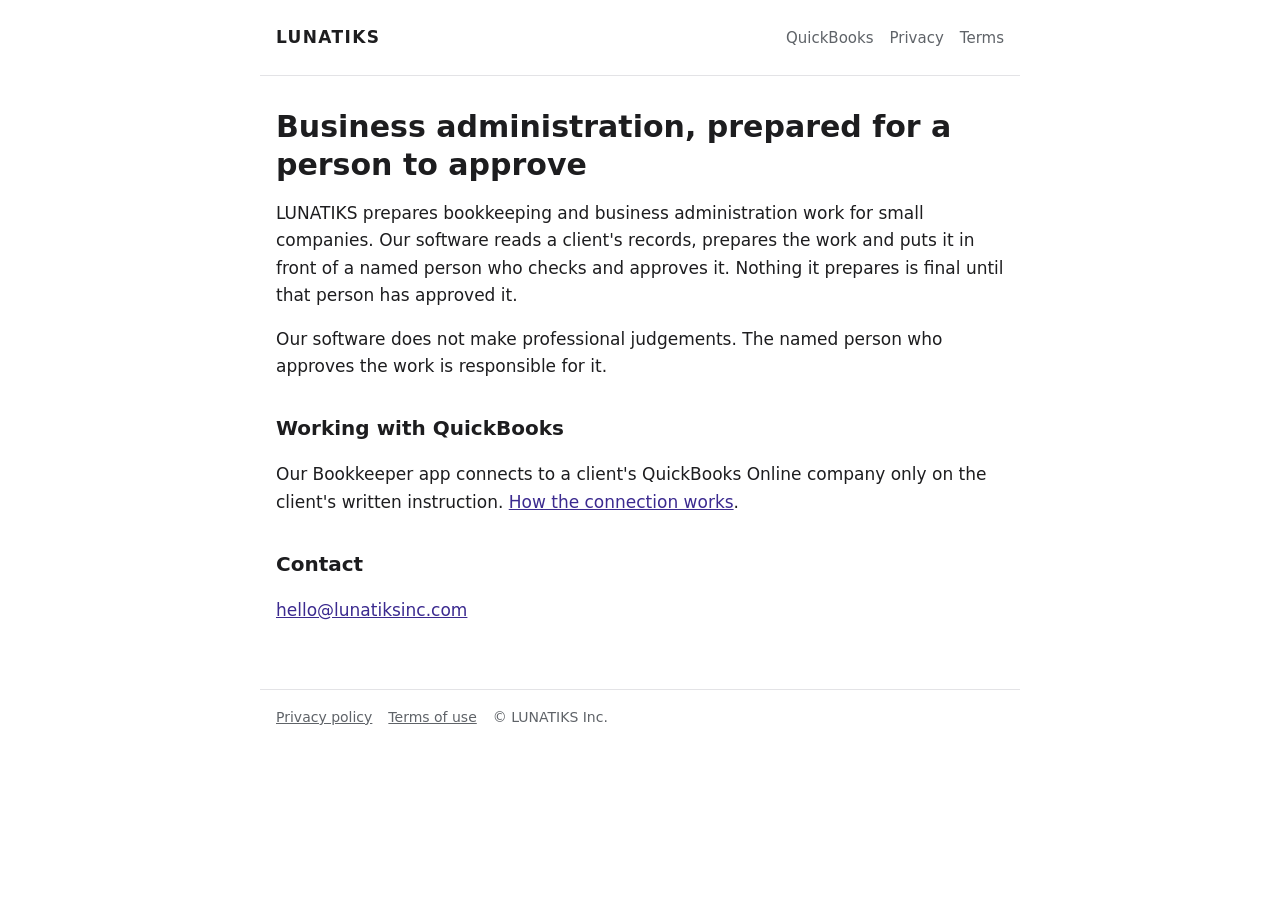
<file: index.html>
<!doctype html>
<html lang="en">
<head>
<meta charset="utf-8">
<meta name="viewport" content="width=device-width, initial-scale=1">
<title>LUNATIKS</title>
<meta name="description" content="LUNATIKS prepares bookkeeping and business administration work for a named person to approve.">
<link rel="stylesheet" href="/style.css">
</head>
<body>
<header><a class="brand" href="/">LUNATIKS</a><nav><a href="/quickbooks/">QuickBooks</a><a href="/privacy.html">Privacy</a><a href="/terms.html">Terms</a></nav></header>
<main>
<h1>Business administration, prepared for a person to approve</h1>
<p>LUNATIKS prepares bookkeeping and business administration work for small companies. Our software reads a client's records, prepares the work and puts it in front of a named person who checks and approves it. Nothing it prepares is final until that person has approved it.</p>
<p>Our software does not make professional judgements. The named person who approves the work is responsible for it.</p>
<h2>Working with QuickBooks</h2>
<p>Our Bookkeeper app connects to a client's QuickBooks Online company only on the client's written instruction. <a href="/quickbooks/">How the connection works</a>.</p>
<h2>Contact</h2>
<p><a href="mailto:hello@lunatiksinc.com">hello@lunatiksinc.com</a></p>
</main>
<footer><a href="/privacy.html">Privacy policy</a><a href="/terms.html">Terms of use</a><span>&copy; LUNATIKS Inc.</span></footer>
</body>
</html>
</file>
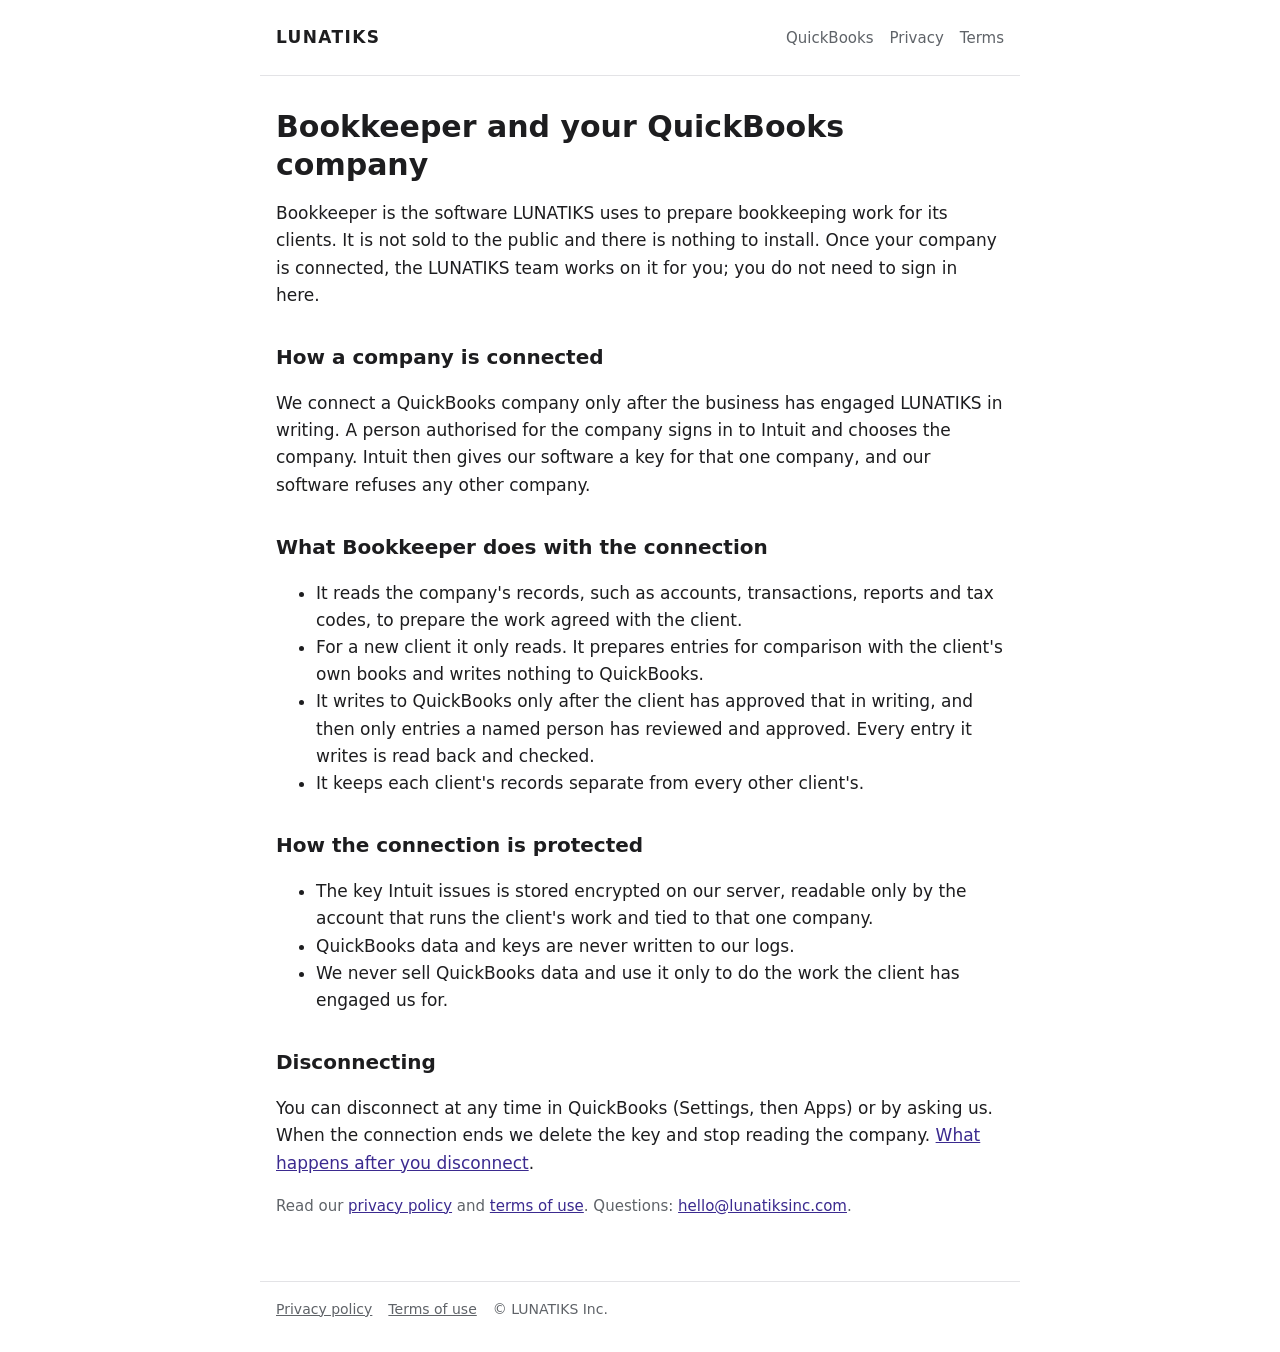
<file: quickbooks/index.html>
<!doctype html>
<html lang="en">
<head>
<meta charset="utf-8">
<meta name="viewport" content="width=device-width, initial-scale=1">
<title>Bookkeeper and QuickBooks</title>
<link rel="stylesheet" href="/style.css">
</head>
<body>
<header><a class="brand" href="/">LUNATIKS</a><nav><a href="/quickbooks/">QuickBooks</a><a href="/privacy.html">Privacy</a><a href="/terms.html">Terms</a></nav></header>
<main>
<h1>Bookkeeper and your QuickBooks company</h1>
<p>Bookkeeper is the software LUNATIKS uses to prepare bookkeeping work for its clients. It is not sold to the public and there is nothing to install. Once your company is connected, the LUNATIKS team works on it for you; you do not need to sign in here.</p>
<h2>How a company is connected</h2>
<p>We connect a QuickBooks company only after the business has engaged LUNATIKS in writing. A person authorised for the company signs in to Intuit and chooses the company. Intuit then gives our software a key for that one company, and our software refuses any other company.</p>
<h2>What Bookkeeper does with the connection</h2>
<ul>
<li>It reads the company's records, such as accounts, transactions, reports and tax codes, to prepare the work agreed with the client.</li>
<li>For a new client it only reads. It prepares entries for comparison with the client's own books and writes nothing to QuickBooks.</li>
<li>It writes to QuickBooks only after the client has approved that in writing, and then only entries a named person has reviewed and approved. Every entry it writes is read back and checked.</li>
<li>It keeps each client's records separate from every other client's.</li>
</ul>
<h2>How the connection is protected</h2>
<ul>
<li>The key Intuit issues is stored encrypted on our server, readable only by the account that runs the client's work and tied to that one company.</li>
<li>QuickBooks data and keys are never written to our logs.</li>
<li>We never sell QuickBooks data and use it only to do the work the client has engaged us for.</li>
</ul>
<h2>Disconnecting</h2>
<p>You can disconnect at any time in QuickBooks (Settings, then Apps) or by asking us. When the connection ends we delete the key and stop reading the company. <a href="/quickbooks/disconnected.html">What happens after you disconnect</a>.</p>
<p class="muted">Read our <a href="/privacy.html">privacy policy</a> and <a href="/terms.html">terms of use</a>. Questions: <a href="mailto:hello@lunatiksinc.com">hello@lunatiksinc.com</a>.</p>
</main>
<footer><a href="/privacy.html">Privacy policy</a><a href="/terms.html">Terms of use</a><span>&copy; LUNATIKS Inc.</span></footer>
</body>
</html>
</file>
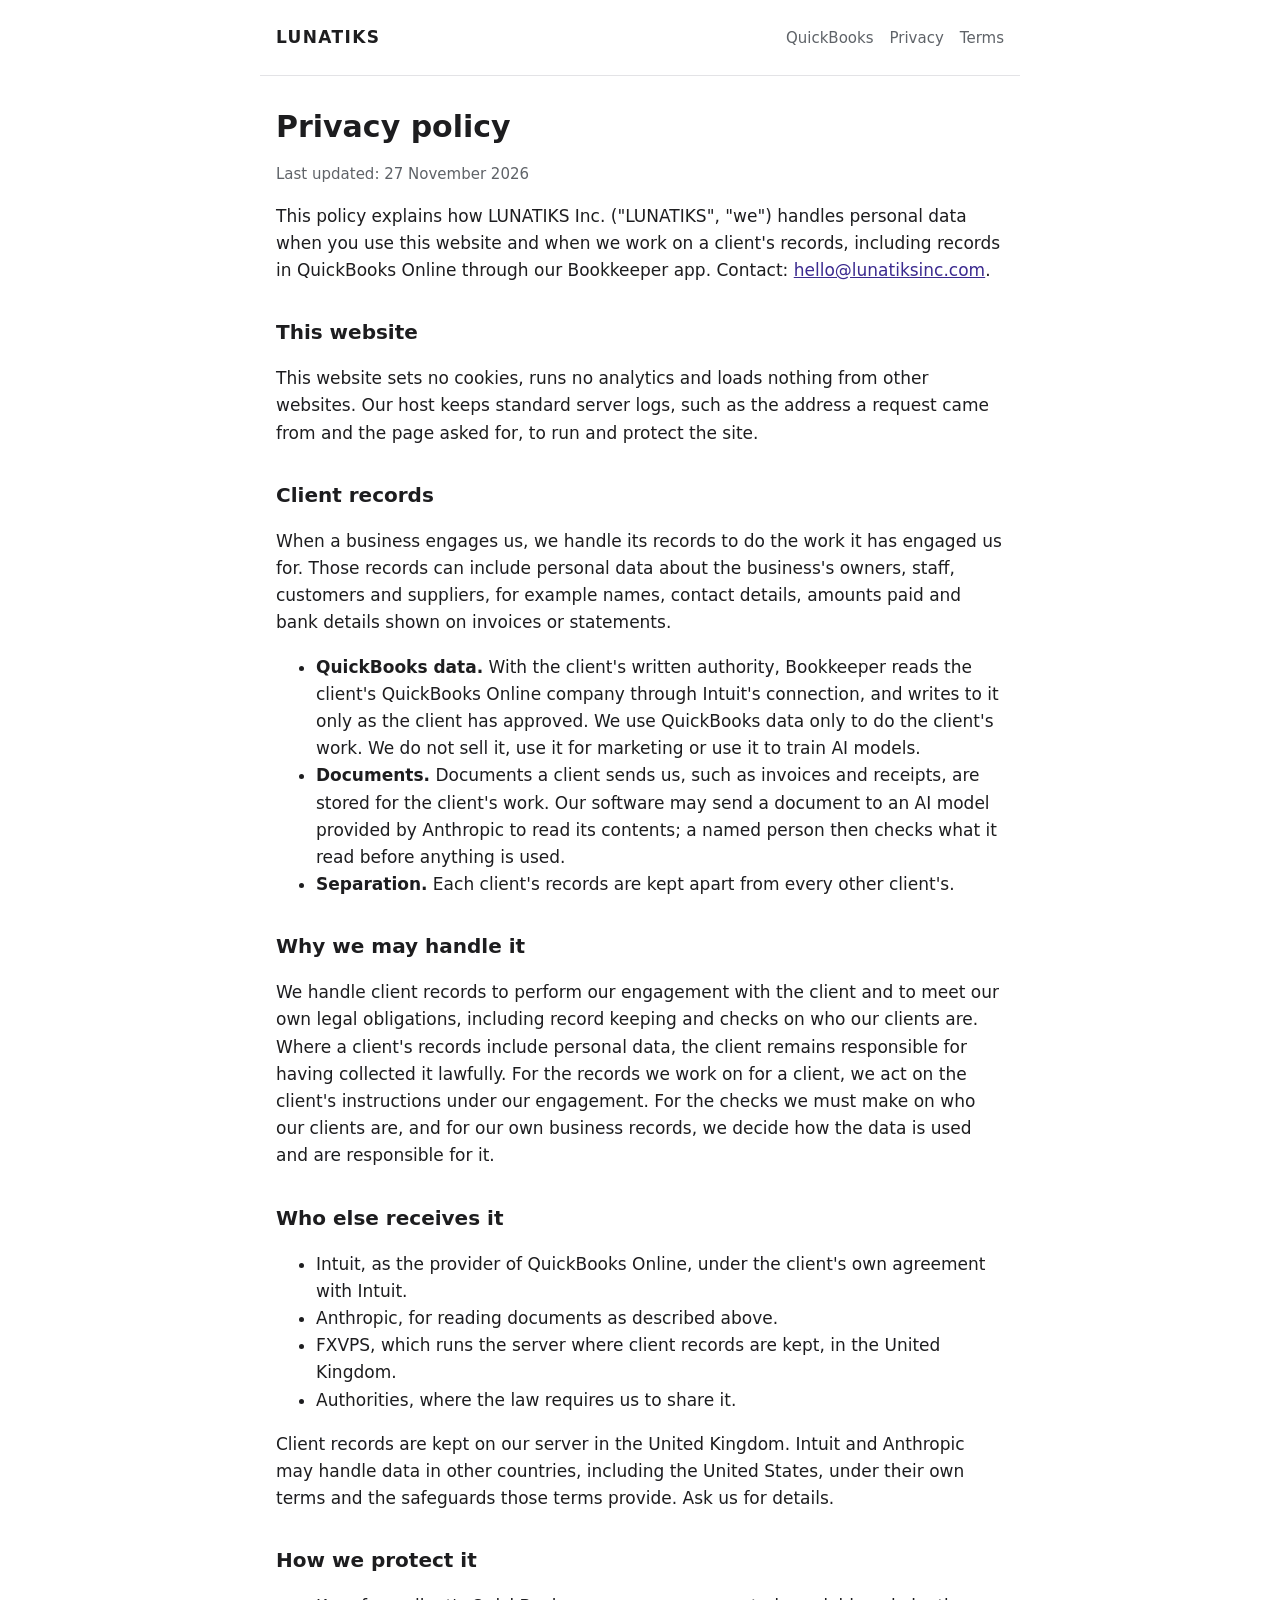
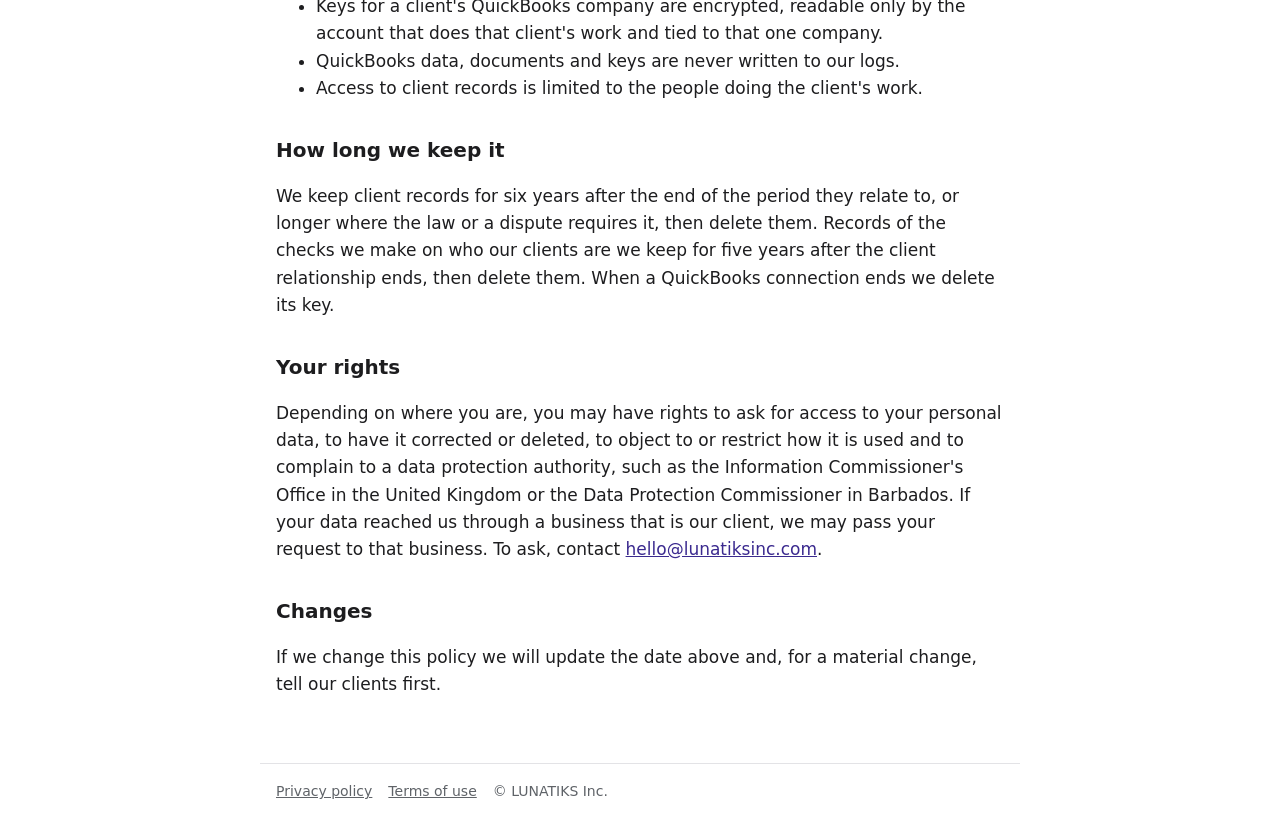
<file: privacy.html>
<!doctype html>
<html lang="en">
<head>
<meta charset="utf-8">
<meta name="viewport" content="width=device-width, initial-scale=1">
<title>Privacy policy</title>
<link rel="stylesheet" href="/style.css">
</head>
<body>
<header><a class="brand" href="/">LUNATIKS</a><nav><a href="/quickbooks/">QuickBooks</a><a href="/privacy.html">Privacy</a><a href="/terms.html">Terms</a></nav></header>
<main>
<h1>Privacy policy</h1>
<p class="muted">Last updated: 27 November 2026</p>
<p>This policy explains how LUNATIKS Inc. ("LUNATIKS", "we") handles personal data when you use this website and when we work on a client's records, including records in QuickBooks Online through our Bookkeeper app. Contact: <a href="mailto:hello@lunatiksinc.com">hello@lunatiksinc.com</a>.</p>

<h2>This website</h2>
<p>This website sets no cookies, runs no analytics and loads nothing from other websites. Our host keeps standard server logs, such as the address a request came from and the page asked for, to run and protect the site.</p>

<h2>Client records</h2>
<p>When a business engages us, we handle its records to do the work it has engaged us for. Those records can include personal data about the business's owners, staff, customers and suppliers, for example names, contact details, amounts paid and bank details shown on invoices or statements.</p>
<ul>
<li><strong>QuickBooks data.</strong> With the client's written authority, Bookkeeper reads the client's QuickBooks Online company through Intuit's connection, and writes to it only as the client has approved. We use QuickBooks data only to do the client's work. We do not sell it, use it for marketing or use it to train AI models.</li>
<li><strong>Documents.</strong> Documents a client sends us, such as invoices and receipts, are stored for the client's work. Our software may send a document to an AI model provided by Anthropic to read its contents; a named person then checks what it read before anything is used.</li>
<li><strong>Separation.</strong> Each client's records are kept apart from every other client's.</li>
</ul>

<h2>Why we may handle it</h2>
<p>We handle client records to perform our engagement with the client and to meet our own legal obligations, including record keeping and checks on who our clients are. Where a client's records include personal data, the client remains responsible for having collected it lawfully. For the records we work on for a client, we act on the client's instructions under our engagement. For the checks we must make on who our clients are, and for our own business records, we decide how the data is used and are responsible for it.</p>

<h2>Who else receives it</h2>
<ul>
<li>Intuit, as the provider of QuickBooks Online, under the client's own agreement with Intuit.</li>
<li>Anthropic, for reading documents as described above.</li>
<li>FXVPS, which runs the server where client records are kept, in the United Kingdom.</li>
<li>Authorities, where the law requires us to share it.</li>
</ul>
<p>Client records are kept on our server in the United Kingdom. Intuit and Anthropic may handle data in other countries, including the United States, under their own terms and the safeguards those terms provide. Ask us for details.</p>

<h2>How we protect it</h2>
<ul>
<li>Keys for a client's QuickBooks company are encrypted, readable only by the account that does that client's work and tied to that one company.</li>
<li>QuickBooks data, documents and keys are never written to our logs.</li>
<li>Access to client records is limited to the people doing the client's work.</li>
</ul>

<h2>How long we keep it</h2>
<p>We keep client records for six years after the end of the period they relate to, or longer where the law or a dispute requires it, then delete them. Records of the checks we make on who our clients are we keep for five years after the client relationship ends, then delete them. When a QuickBooks connection ends we delete its key.</p>

<h2>Your rights</h2>
<p>Depending on where you are, you may have rights to ask for access to your personal data, to have it corrected or deleted, to object to or restrict how it is used and to complain to a data protection authority, such as the Information Commissioner's Office in the United Kingdom or the Data Protection Commissioner in Barbados. If your data reached us through a business that is our client, we may pass your request to that business. To ask, contact <a href="mailto:hello@lunatiksinc.com">hello@lunatiksinc.com</a>.</p>

<h2>Changes</h2>
<p>If we change this policy we will update the date above and, for a material change, tell our clients first.</p>
</main>
<footer><a href="/privacy.html">Privacy policy</a><a href="/terms.html">Terms of use</a><span>&copy; LUNATIKS Inc.</span></footer>
</body>
</html>
</file>
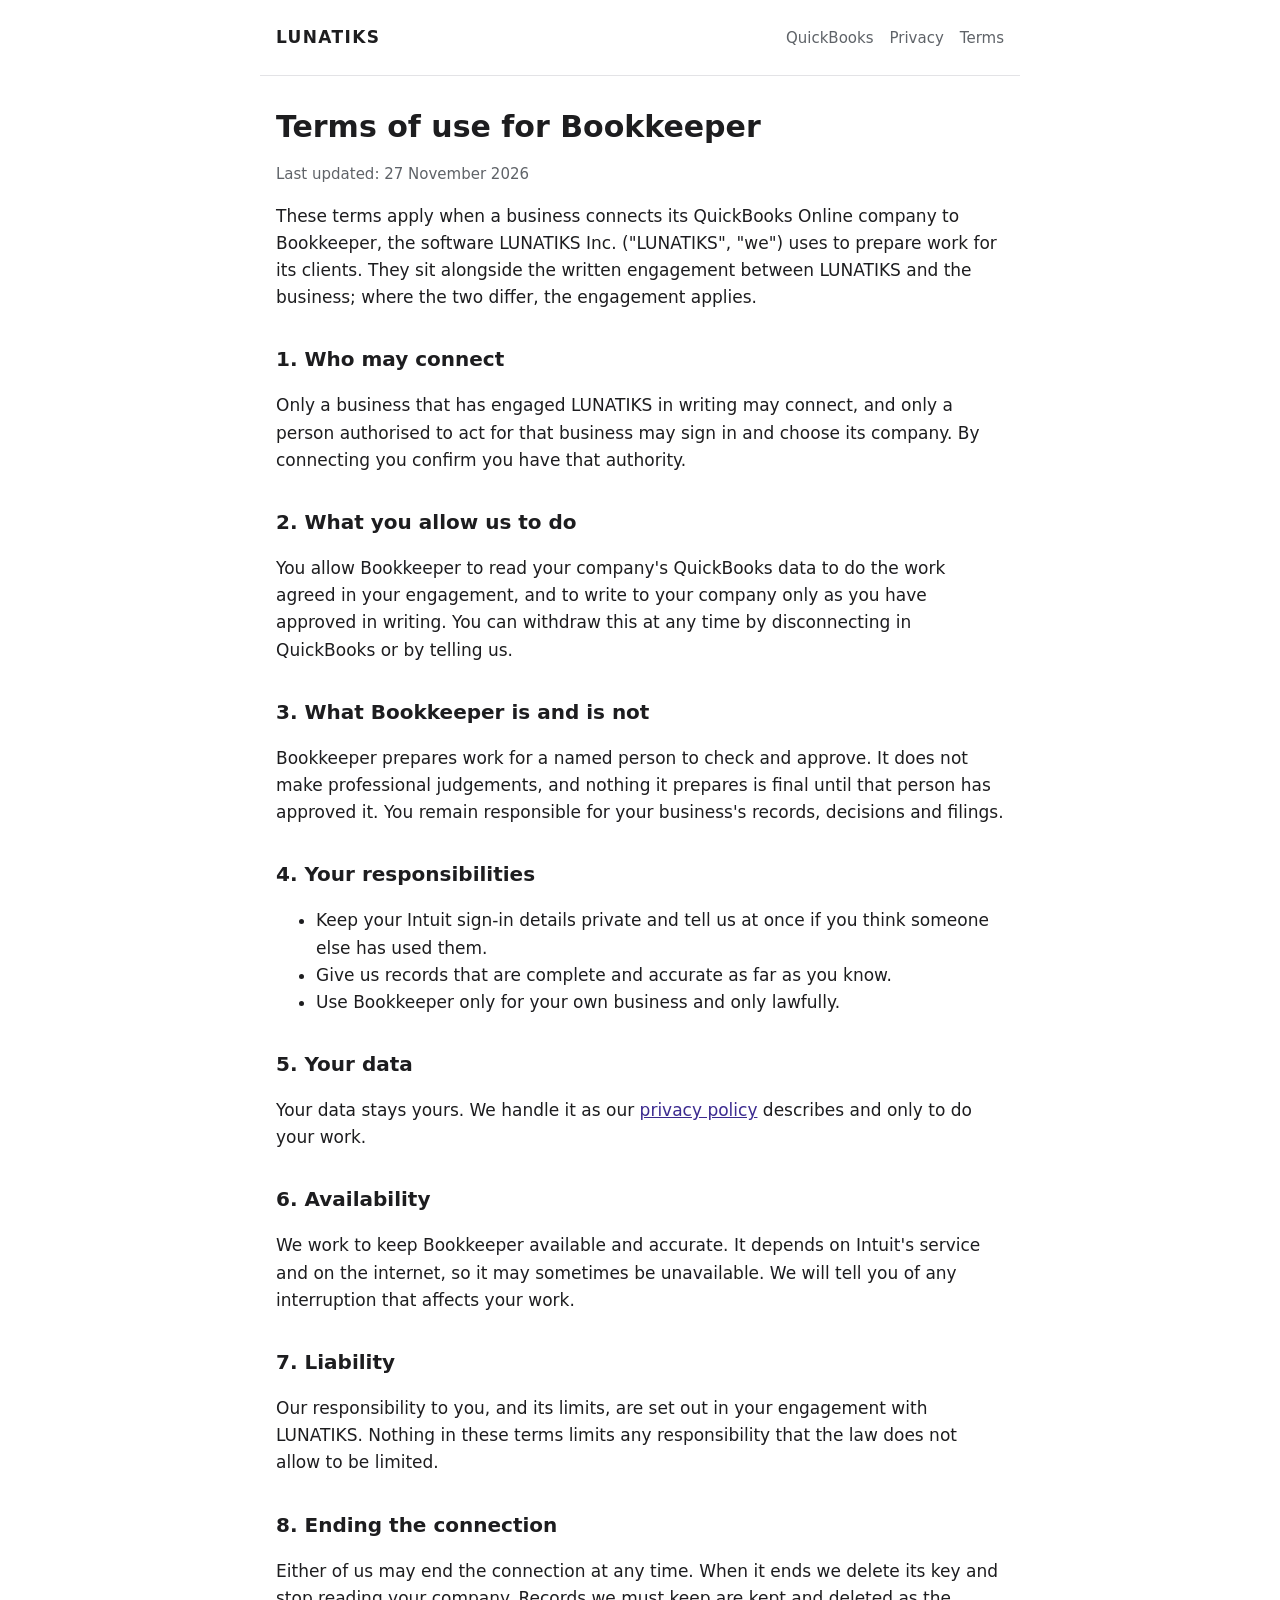
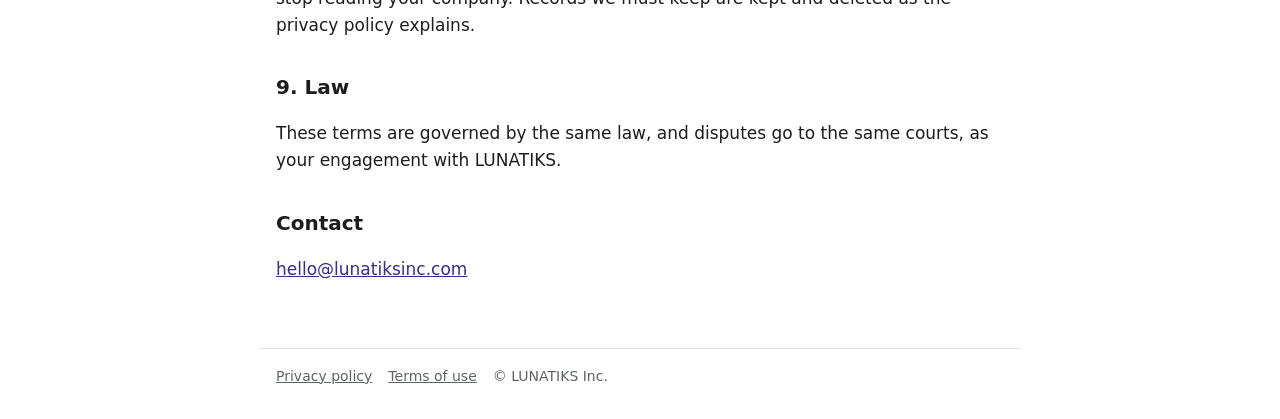
<file: terms.html>
<!doctype html>
<html lang="en">
<head>
<meta charset="utf-8">
<meta name="viewport" content="width=device-width, initial-scale=1">
<title>Terms of use</title>
<link rel="stylesheet" href="/style.css">
</head>
<body>
<header><a class="brand" href="/">LUNATIKS</a><nav><a href="/quickbooks/">QuickBooks</a><a href="/privacy.html">Privacy</a><a href="/terms.html">Terms</a></nav></header>
<main>
<h1>Terms of use for Bookkeeper</h1>
<p class="muted">Last updated: 27 November 2026</p>
<p>These terms apply when a business connects its QuickBooks Online company to Bookkeeper, the software LUNATIKS Inc. ("LUNATIKS", "we") uses to prepare work for its clients. They sit alongside the written engagement between LUNATIKS and the business; where the two differ, the engagement applies.</p>

<h2>1. Who may connect</h2>
<p>Only a business that has engaged LUNATIKS in writing may connect, and only a person authorised to act for that business may sign in and choose its company. By connecting you confirm you have that authority.</p>

<h2>2. What you allow us to do</h2>
<p>You allow Bookkeeper to read your company's QuickBooks data to do the work agreed in your engagement, and to write to your company only as you have approved in writing. You can withdraw this at any time by disconnecting in QuickBooks or by telling us.</p>

<h2>3. What Bookkeeper is and is not</h2>
<p>Bookkeeper prepares work for a named person to check and approve. It does not make professional judgements, and nothing it prepares is final until that person has approved it. You remain responsible for your business's records, decisions and filings.</p>

<h2>4. Your responsibilities</h2>
<ul>
<li>Keep your Intuit sign-in details private and tell us at once if you think someone else has used them.</li>
<li>Give us records that are complete and accurate as far as you know.</li>
<li>Use Bookkeeper only for your own business and only lawfully.</li>
</ul>

<h2>5. Your data</h2>
<p>Your data stays yours. We handle it as our <a href="/privacy.html">privacy policy</a> describes and only to do your work.</p>

<h2>6. Availability</h2>
<p>We work to keep Bookkeeper available and accurate. It depends on Intuit's service and on the internet, so it may sometimes be unavailable. We will tell you of any interruption that affects your work.</p>

<h2>7. Liability</h2>
<p>Our responsibility to you, and its limits, are set out in your engagement with LUNATIKS. Nothing in these terms limits any responsibility that the law does not allow to be limited.</p>

<h2>8. Ending the connection</h2>
<p>Either of us may end the connection at any time. When it ends we delete its key and stop reading your company. Records we must keep are kept and deleted as the privacy policy explains.</p>

<h2>9. Law</h2>
<p>These terms are governed by the same law, and disputes go to the same courts, as your engagement with LUNATIKS.</p>

<h2>Contact</h2>
<p><a href="mailto:hello@lunatiksinc.com">hello@lunatiksinc.com</a></p>
</main>
<footer><a href="/privacy.html">Privacy policy</a><a href="/terms.html">Terms of use</a><span>&copy; LUNATIKS Inc.</span></footer>
</body>
</html>
</file>
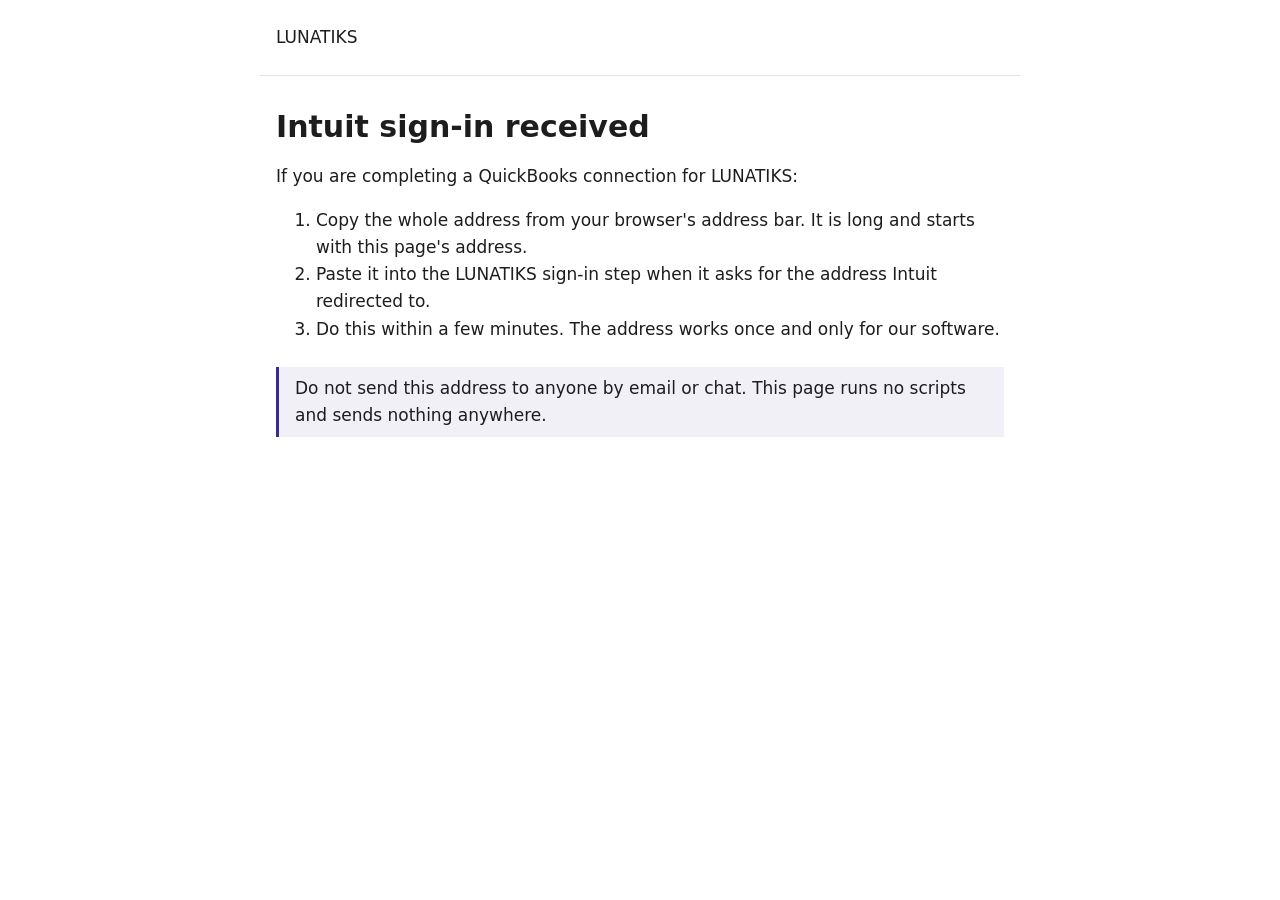
<file: quickbooks/callback.html>
<!doctype html>
<html lang="en">
<head>
<meta charset="utf-8">
<meta name="viewport" content="width=device-width, initial-scale=1">
<meta name="robots" content="noindex, nofollow">
<meta name="referrer" content="no-referrer">
<title>Sign-in received</title>
<link rel="stylesheet" href="/style.css">
</head>
<body>
<header><span class="brand">LUNATIKS</span></header>
<main>
<h1>Intuit sign-in received</h1>
<p>If you are completing a QuickBooks connection for LUNATIKS:</p>
<ol>
<li>Copy the whole address from your browser's address bar. It is long and starts with this page's address.</li>
<li>Paste it into the LUNATIKS sign-in step when it asks for the address Intuit redirected to.</li>
<li>Do this within a few minutes. The address works once and only for our software.</li>
</ol>
<div class="note">Do not send this address to anyone by email or chat. This page runs no scripts and sends nothing anywhere.</div>
</main>
</body>
</html>
</file>
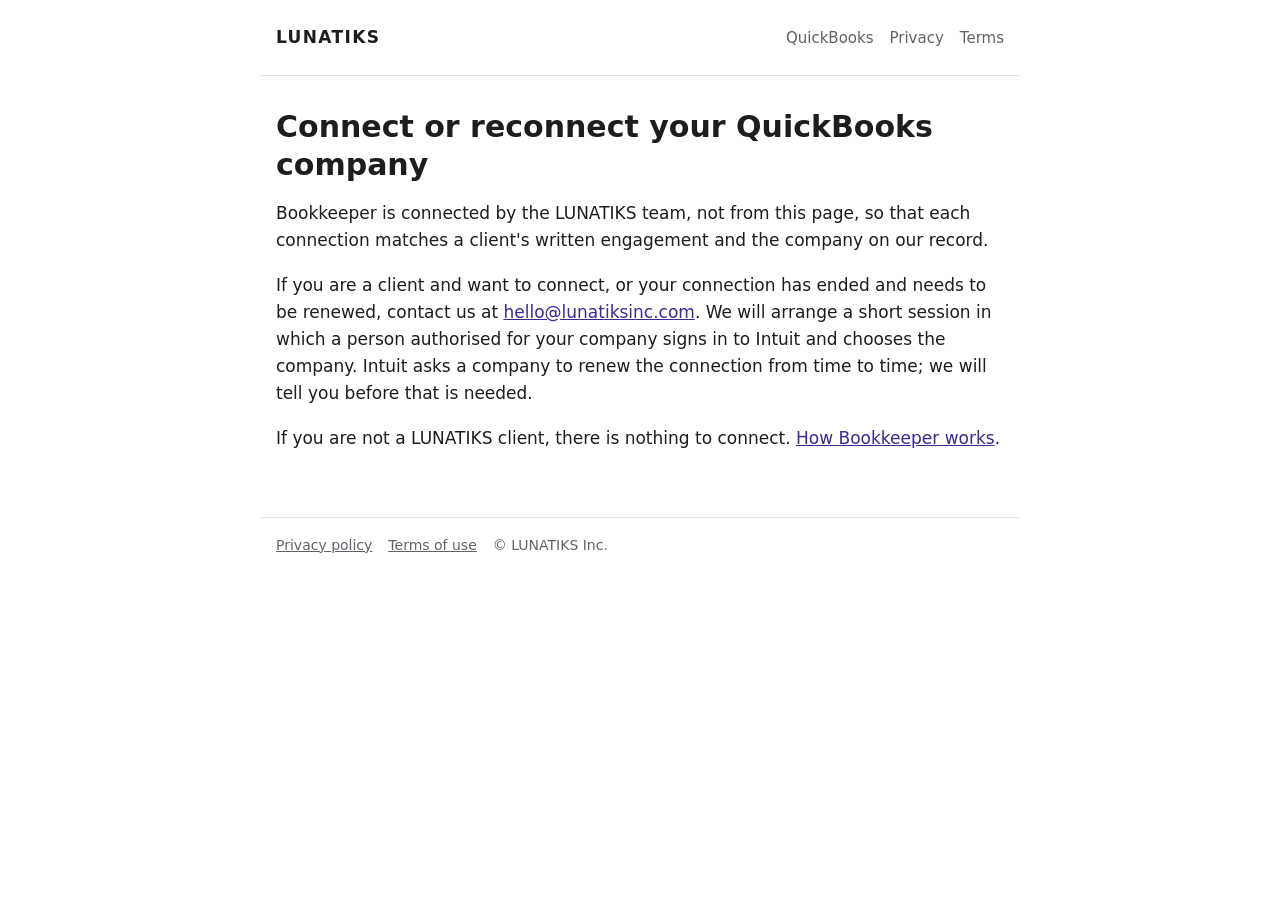
<file: quickbooks/connect.html>
<!doctype html>
<html lang="en">
<head>
<meta charset="utf-8">
<meta name="viewport" content="width=device-width, initial-scale=1">
<title>Connect QuickBooks to Bookkeeper</title>
<link rel="stylesheet" href="/style.css">
</head>
<body>
<header><a class="brand" href="/">LUNATIKS</a><nav><a href="/quickbooks/">QuickBooks</a><a href="/privacy.html">Privacy</a><a href="/terms.html">Terms</a></nav></header>
<main>
<h1>Connect or reconnect your QuickBooks company</h1>
<p>Bookkeeper is connected by the LUNATIKS team, not from this page, so that each connection matches a client's written engagement and the company on our record.</p>
<p>If you are a client and want to connect, or your connection has ended and needs to be renewed, contact us at <a href="mailto:hello@lunatiksinc.com">hello@lunatiksinc.com</a>. We will arrange a short session in which a person authorised for your company signs in to Intuit and chooses the company. Intuit asks a company to renew the connection from time to time; we will tell you before that is needed.</p>
<p>If you are not a LUNATIKS client, there is nothing to connect. <a href="/quickbooks/">How Bookkeeper works</a>.</p>
</main>
<footer><a href="/privacy.html">Privacy policy</a><a href="/terms.html">Terms of use</a><span>&copy; LUNATIKS Inc.</span></footer>
</body>
</html>
</file>
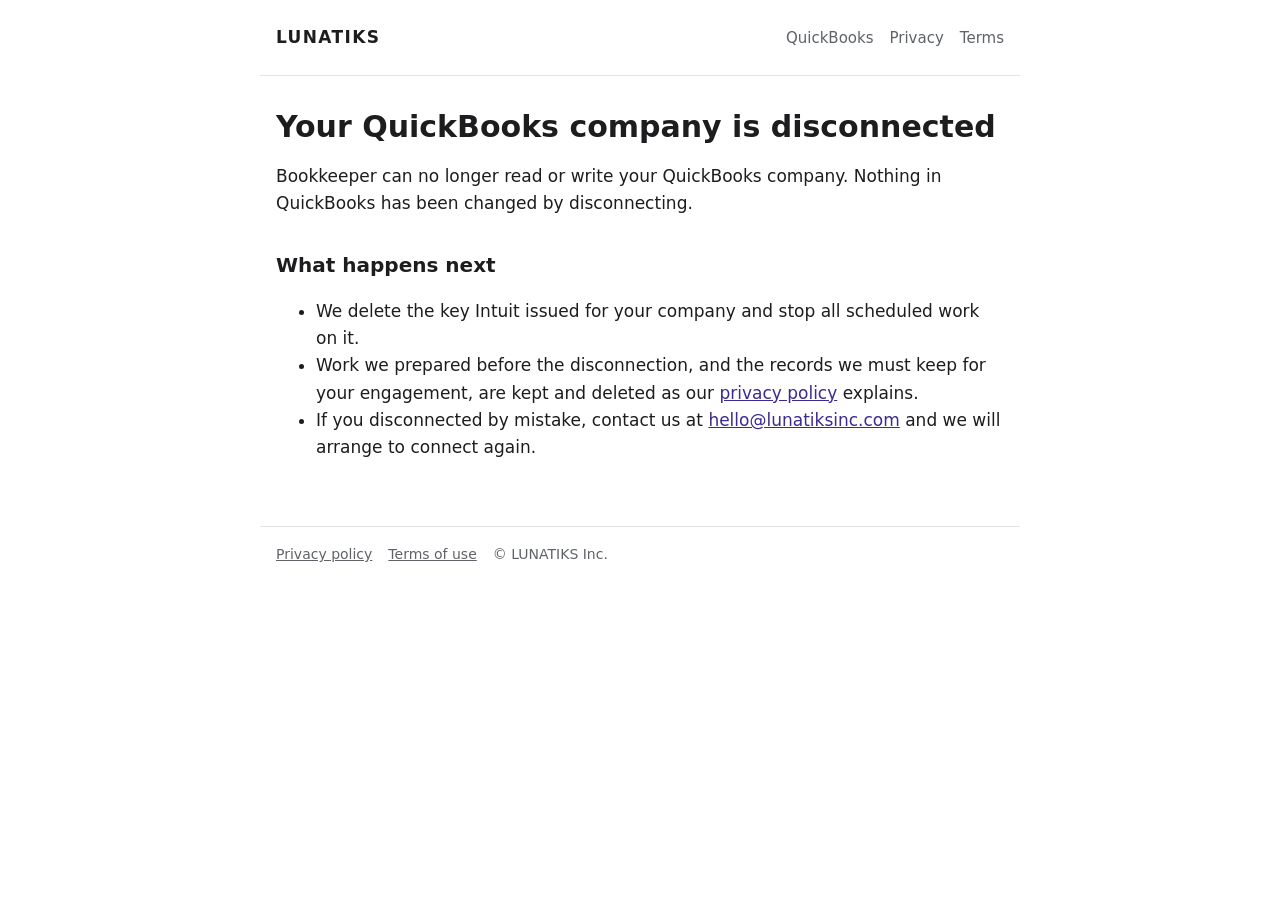
<file: quickbooks/disconnected.html>
<!doctype html>
<html lang="en">
<head>
<meta charset="utf-8">
<meta name="viewport" content="width=device-width, initial-scale=1">
<title>QuickBooks disconnected</title>
<link rel="stylesheet" href="/style.css">
</head>
<body>
<header><a class="brand" href="/">LUNATIKS</a><nav><a href="/quickbooks/">QuickBooks</a><a href="/privacy.html">Privacy</a><a href="/terms.html">Terms</a></nav></header>
<main>
<h1>Your QuickBooks company is disconnected</h1>
<p>Bookkeeper can no longer read or write your QuickBooks company. Nothing in QuickBooks has been changed by disconnecting.</p>
<h2>What happens next</h2>
<ul>
<li>We delete the key Intuit issued for your company and stop all scheduled work on it.</li>
<li>Work we prepared before the disconnection, and the records we must keep for your engagement, are kept and deleted as our <a href="/privacy.html">privacy policy</a> explains.</li>
<li>If you disconnected by mistake, contact us at <a href="mailto:hello@lunatiksinc.com">hello@lunatiksinc.com</a> and we will arrange to connect again.</li>
</ul>
</main>
<footer><a href="/privacy.html">Privacy policy</a><a href="/terms.html">Terms of use</a><span>&copy; LUNATIKS Inc.</span></footer>
</body>
</html>
</file>
<file: style.css>
:root { --ink: #1d1d1f; --muted: #5f6368; --line: #e3e3e6; --accent: #3b2a8f; --bg: #ffffff; }
@media (prefers-color-scheme: dark) { :root { --ink: #ececf0; --muted: #a7a7b0; --line: #34343a; --accent: #b3a6ff; --bg: #131316; } }
* { box-sizing: border-box; }
body { margin: 0; background: var(--bg); color: var(--ink); font: 17px/1.6 system-ui, -apple-system, "Segoe UI", Roboto, sans-serif; }
header, main, footer { max-width: 760px; margin: 0 auto; padding: 0 16px; }
header { display: flex; justify-content: space-between; align-items: center; padding-top: 24px; padding-bottom: 24px; border-bottom: 1px solid var(--line); }
header a.brand { font-weight: 700; letter-spacing: 0.08em; color: var(--ink); text-decoration: none; }
nav a { margin-left: 16px; color: var(--muted); text-decoration: none; font-size: 15px; }
main { padding-top: 32px; padding-bottom: 48px; }
h1 { font-size: 30px; line-height: 1.25; margin: 0 0 16px; }
h2 { font-size: 20px; margin: 32px 0 8px; }
p, li { color: var(--ink); }
.muted { color: var(--muted); font-size: 15px; }
a { color: var(--accent); }
.note { border-left: 3px solid var(--accent); padding: 8px 16px; margin: 24px 0; background: color-mix(in srgb, var(--accent) 7%, transparent); }
footer { border-top: 1px solid var(--line); padding-top: 16px; padding-bottom: 32px; font-size: 14px; color: var(--muted); }
footer a { color: var(--muted); margin-right: 16px; }
</file>
